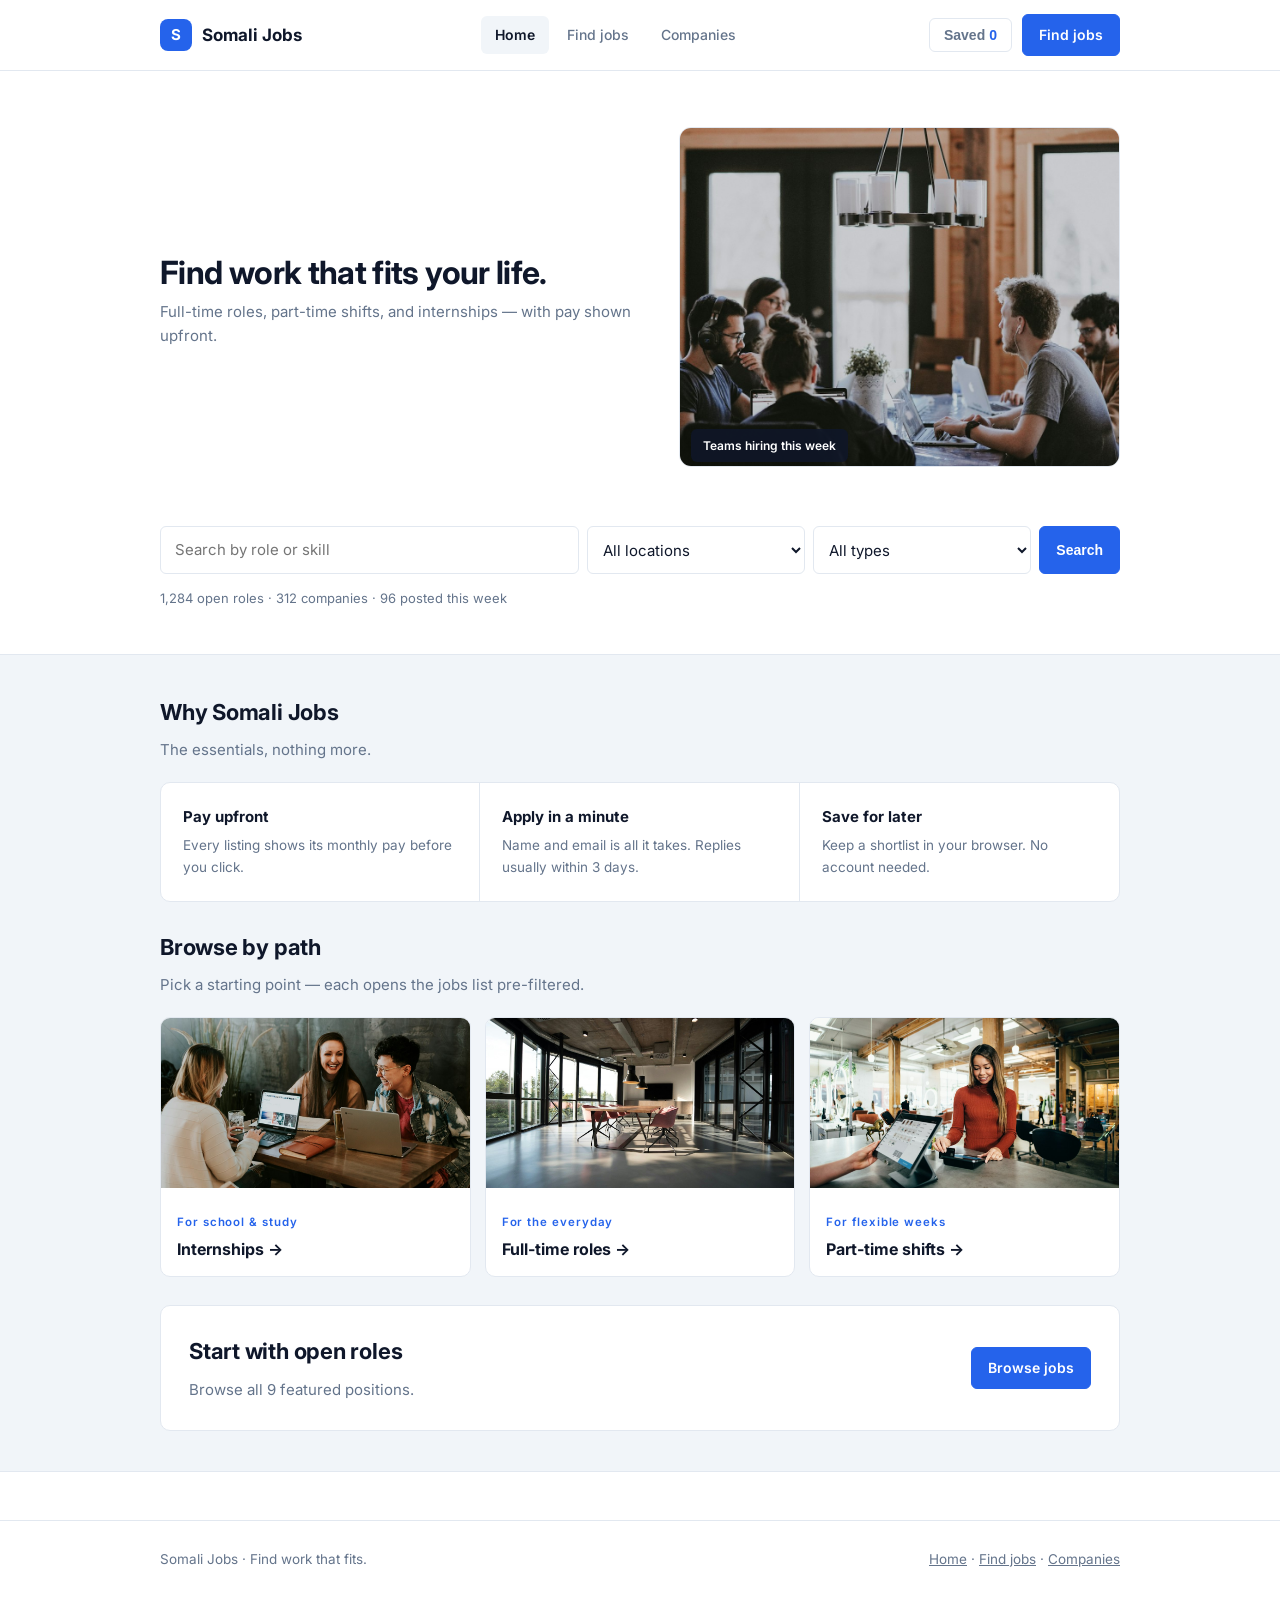
<file: index.html>
<!DOCTYPE html>
<html lang="en">
<head><meta charset="UTF-8"/><meta name="viewport" content="width=device-width, initial-scale=1.0"/>
<title>Somali Jobs — Find work that fits</title>
<link rel="preconnect" href="https://fonts.googleapis.com"><link href="https://fonts.googleapis.com/css2?family=Inter:wght@400;500;600;700&display=swap" rel="stylesheet">
<link rel="stylesheet" href="styles.css"/></head>
<body>
<header class="site"><div class="wrap navrow">
<a class="brand" href="index.html"><span class="brand-mark">S</span>Somali Jobs</a>
<nav class="links"><a class="on" href="index.html">Home</a><a href="jobs.html">Find jobs</a><a href="companies.html">Companies</a></nav>
<div class="navbtns"><button class="savedbtn" id="openSaved">Saved<b id="savedCount">0</b></button><a class="btn primary" href="jobs.html">Find jobs</a><button class="savedbtn burger" id="burger">Menu</button></div>
</div><div class="wrap" id="mobileNav" style="display:none;padding-bottom:12px"><nav class="links" style="display:flex;flex-wrap:wrap"><a class="on" href="index.html">Home</a><a href="jobs.html">Find jobs</a><a href="companies.html">Companies</a></nav></div></header>

<main class="wrap">
<div class="hero hero-split">
<div>
<h1>Find work that fits your life.</h1>
<p class="sub">Full-time roles, part-time shifts, and internships — with pay shown upfront.</p></div>
<figure class="hero-photo">
<img src="https://images.unsplash.com/photo-1521737604893-d14cc237f11d?auto=format&fit=crop&w=1200&q=80" onerror="this.onerror=null;this.src='images/hero-team.jpg'" alt="Young team collaborating in a bright office" loading="eager"/>
<figcaption>Teams hiring this week</figcaption>
</figure>
</div>
<div class="hero" style="padding-top:0">
<form id="searchForm" data-goto="jobs">
<input id="q" type="search" placeholder="Search by role or skill" autocomplete="off" aria-label="Keyword"/>
<select id="loc" aria-label="Location"><option value="">All locations</option><option>Remote</option><option>Mogadishu</option><option>Hargeisa</option><option>Nairobi</option><option>Hybrid</option></select>
<select id="typ" aria-label="Type"><option value="">All types</option><option>Full-time</option><option>Part-time</option><option>Internship</option><option>Contract</option></select>
<button class="btn primary" type="submit">Search</button>
</form>
<p class="meta-line">1,284 open roles · 312 companies · 96 posted this week</p>
</div>
</main>

<div class="band"><main class="wrap"><section class="block">
<div class="sec-head"><h2>Why Somali Jobs</h2><p class="sub">The essentials, nothing more.</p></div>
<div class="feature-list">
<div><h3>Pay upfront</h3><p>Every listing shows its monthly pay before you click.</p></div>
<div><h3>Apply in a minute</h3><p>Name and email is all it takes. Replies usually within 3 days.</p></div>
<div><h3>Save for later</h3><p>Keep a shortlist in your browser. No account needed.</p></div>
</div>
<div class="sec-head" style="margin-top:28px"><h2>Browse by path</h2><p class="sub">Pick a starting point — each opens the jobs list pre-filtered.</p></div>
<div class="catgrid">
<button class="cat" data-cat="Internship"><img src="https://images.unsplash.com/photo-1522202176988-66273c2fd55f?auto=format&fit=crop&w=900&q=80" onerror="this.onerror=null;this.src='images/cat-study.jpg'" alt="Students studying together" loading="lazy"/><div><small>For school &amp; study</small><h3>Internships →</h3></div></button>
<button class="cat" data-cat="Full-time"><img src="https://images.unsplash.com/photo-1497366811353-6870744d04b2?auto=format&fit=crop&w=900&q=80" onerror="this.onerror=null;this.src='images/cat-office.jpg'" alt="Bright modern office" loading="lazy"/><div><small>For the everyday</small><h3>Full-time roles →</h3></div></button>
<button class="cat" data-cat="Part-time"><img src="https://images.unsplash.com/photo-1556740738-b6a63e27c4df?auto=format&fit=crop&w=900&q=80" onerror="this.onerror=null;this.src='images/cat-flex.jpg'" alt="Friendly service work" loading="lazy"/><div><small>For flexible weeks</small><h3>Part-time shifts →</h3></div></button>
</div>
<div class="cta"><div><h2>Start with open roles</h2><p class="sub">Browse all 9 featured positions.</p></div><a class="btn primary" href="jobs.html">Browse jobs</a></div>
</section></main></div>

<footer><div class="wrap foot"><span>Somali Jobs · Find work that fits.</span><span><a href="index.html">Home</a> · <a href="jobs.html">Find jobs</a> · <a href="companies.html">Companies</a></span></div></footer>
<div class="scrim" id="scrim"></div>
<aside class="drawer" id="drawer"><div style="display:flex;justify-content:space-between;align-items:center"><h2 style="font-size:17px">Saved (<span id="savedCount2">0</span>)</h2><button class="saveb" id="closeSaved">Close</button></div><div id="savedList" style="display:grid;gap:10px;margin-top:14px"></div></aside>
<div class="modal" id="modal" role="dialog" aria-modal="true" aria-label="Apply"><div class="modalcard"><h2 style="font-size:19px" id="modalTitle">Apply</h2><p class="sub">The hiring team replies by email.</p><form id="applyForm"><input required id="aname" placeholder="Full name"/><input required id="amail" type="email" placeholder="Email address"/><div style="display:flex;gap:8px;margin-top:10px"><button class="apply" type="submit">Send application</button><button class="saveb" type="button" id="closeModal">Cancel</button></div></form></div></div>
<div class="toast" id="toast"></div>
<script src="app.js"></script>
</body></html>
</file>
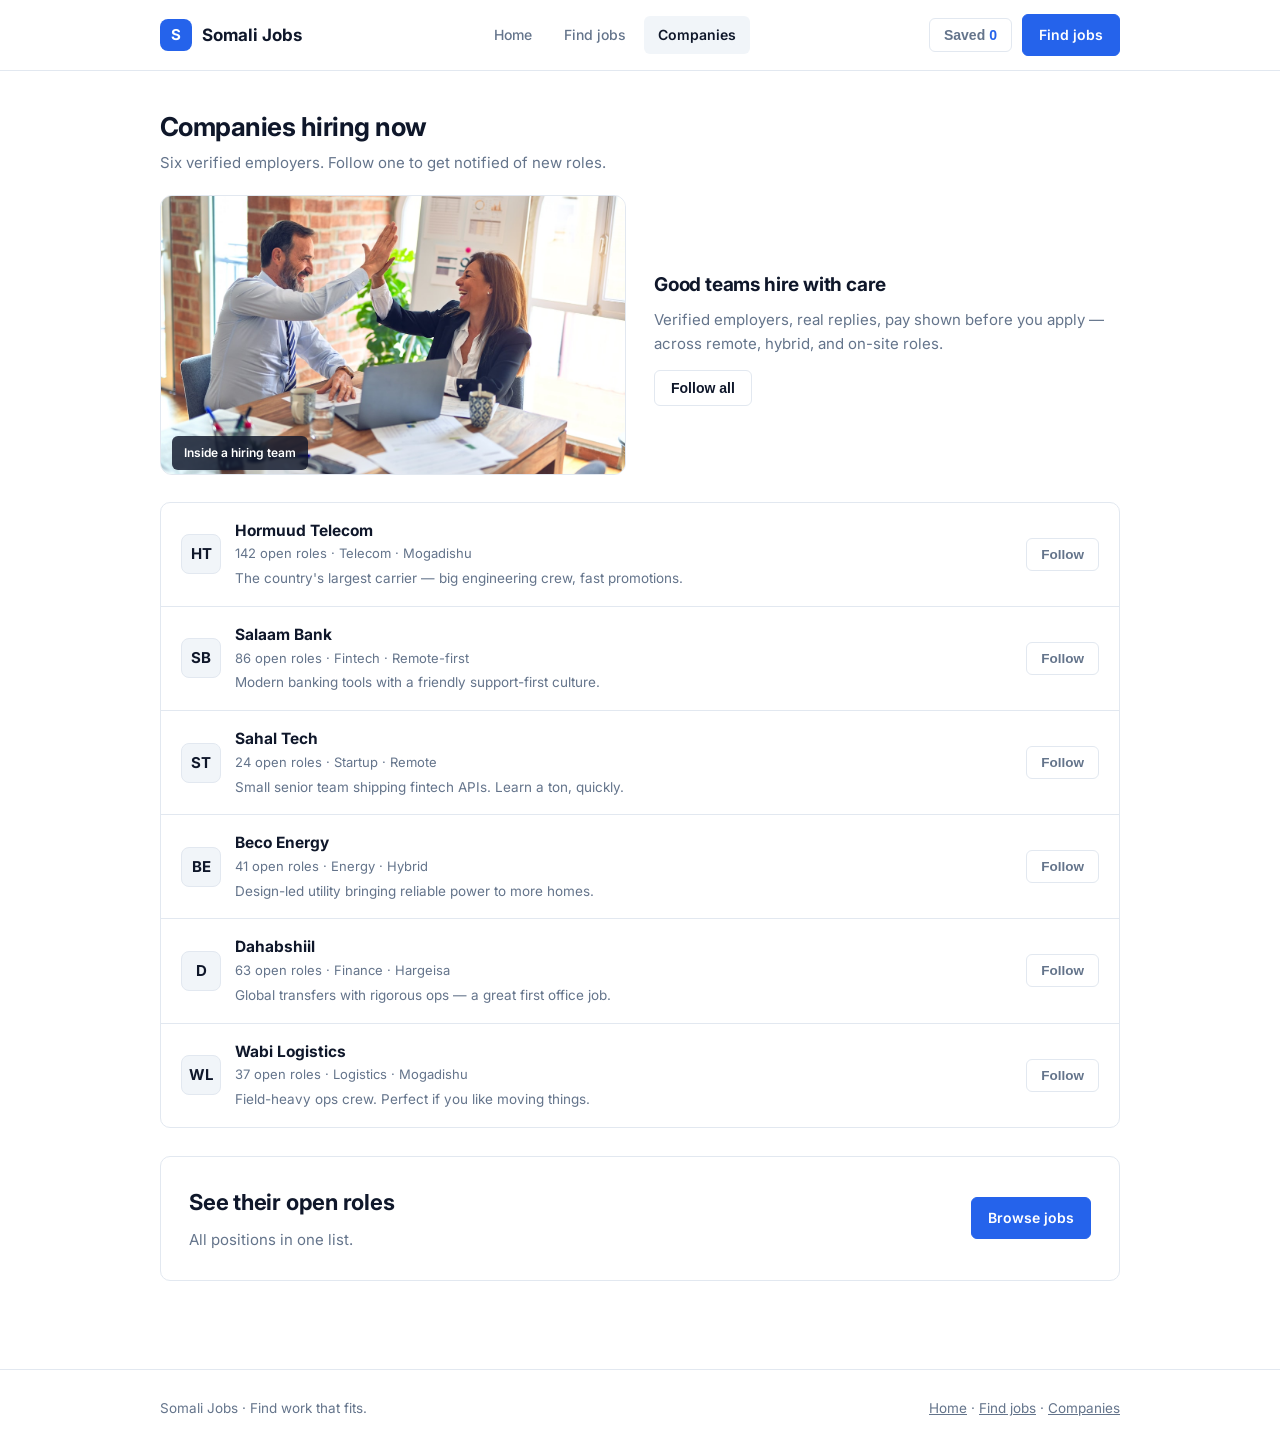
<file: companies.html>
<!DOCTYPE html>
<html lang="en">
<head><meta charset="UTF-8"/><meta name="viewport" content="width=device-width, initial-scale=1.0"/>
<title>Companies — Somali Jobs</title>
<link href="https://fonts.googleapis.com/css2?family=Inter:wght@400;500;600;700&display=swap" rel="stylesheet">
<link rel="stylesheet" href="styles.css"/></head>
<body>
<header class="site"><div class="wrap navrow">
<a class="brand" href="index.html"><span class="brand-mark">S</span>Somali Jobs</a>
<nav class="links"><a href="index.html">Home</a><a href="jobs.html">Find jobs</a><a class="on" href="companies.html">Companies</a></nav>
<div class="navbtns"><button class="savedbtn" id="openSaved">Saved<b id="savedCount">0</b></button><a class="btn primary" href="jobs.html">Find jobs</a><button class="savedbtn burger" id="burger">Menu</button></div>
</div><div class="wrap" id="mobileNav" style="display:none;padding-bottom:12px"><nav class="links" style="display:flex;flex-wrap:wrap"><a href="index.html">Home</a><a href="jobs.html">Find jobs</a><a class="on" href="companies.html">Companies</a></nav></div></header>

<main class="wrap"><section class="block">
<div class="sec-head"><h1 style="font-size:26px">Companies hiring now</h1><p class="sub">Six verified employers. Follow one to get notified of new roles.</p></div>
<div class="split" style="margin-bottom:20px">
<figure class="hero-photo" style="margin:0"><img src="https://images.unsplash.com/photo-1600880292203-757bb62b4baf?auto=format&fit=crop&w=1200&q=80" onerror="this.onerror=null;this.src='images/companies-team.jpg'" alt="Team meeting in a modern office" loading="lazy" style="height:280px"/><figcaption>Inside a hiring team</figcaption></figure>
<div><h2 style="font-size:19px">Good teams hire with care</h2><p class="sub">Verified employers, real replies, pay shown before you apply — across remote, hybrid, and on-site roles.</p><div style="margin-top:14px"><button class="btn" id="followAll">Follow all</button></div></div>
</div>
<div class="complist" id="compGrid"></div>
<div class="cta"><div><h2>See their open roles</h2><p class="sub">All positions in one list.</p></div><a class="btn primary" href="jobs.html">Browse jobs</a></div>
</section></main>

<footer><div class="wrap foot"><span>Somali Jobs · Find work that fits.</span><span><a href="index.html">Home</a> · <a href="jobs.html">Find jobs</a> · <a href="companies.html">Companies</a></span></div></footer>
<div class="scrim" id="scrim"></div>
<aside class="drawer" id="drawer"><div style="display:flex;justify-content:space-between;align-items:center"><h2 style="font-size:17px">Saved (<span id="savedCount2">0</span>)</h2><button class="saveb" id="closeSaved">Close</button></div><div id="savedList" style="display:grid;gap:10px;margin-top:14px"></div></aside>
<div class="modal" id="modal" role="dialog" aria-modal="true" aria-label="Apply"><div class="modalcard"><h2 style="font-size:19px" id="modalTitle">Apply</h2><form id="applyForm"><input required id="aname" placeholder="Full name"/><input required id="amail" type="email" placeholder="Email address"/><div style="display:flex;gap:8px;margin-top:10px"><button class="apply" type="submit">Send application</button><button class="saveb" type="button" id="closeModal">Cancel</button></div></form></div></div>
<div class="toast" id="toast"></div>
<script src="app.js"></script>
</body></html>
</file>
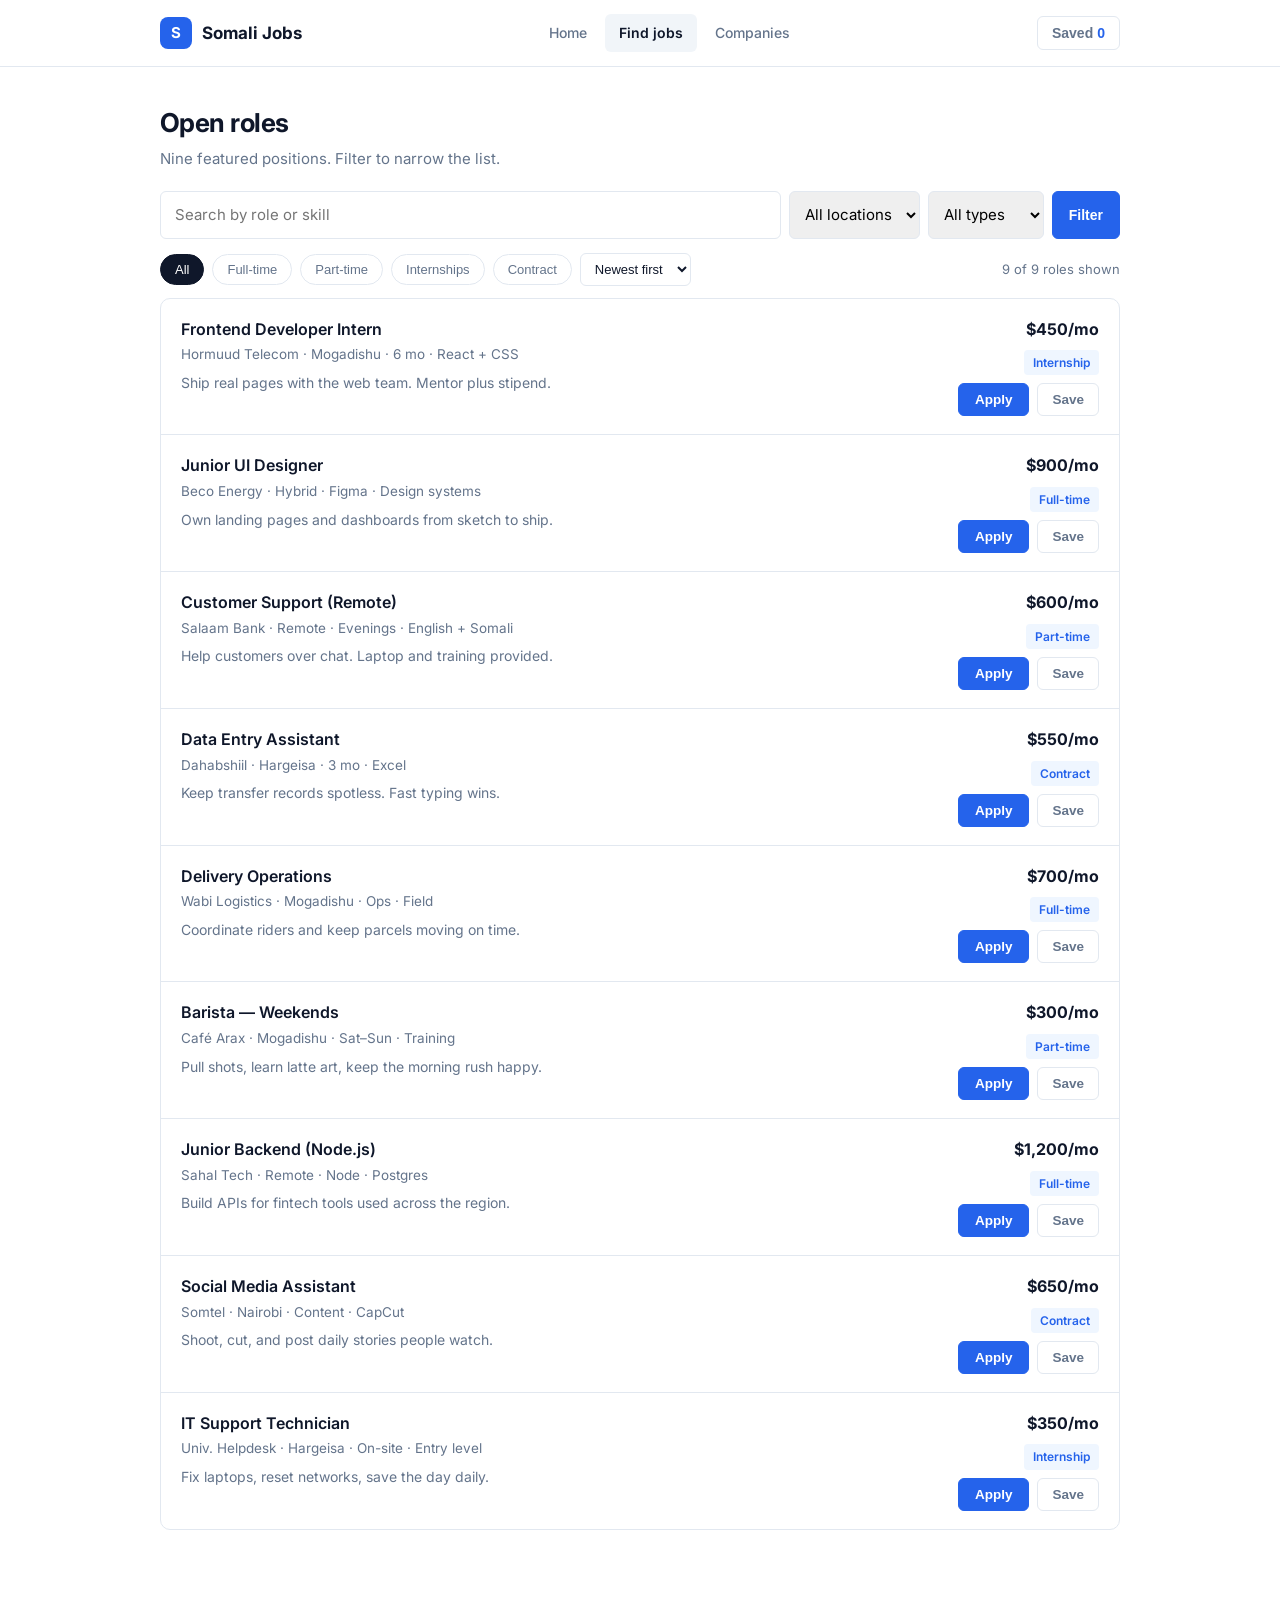
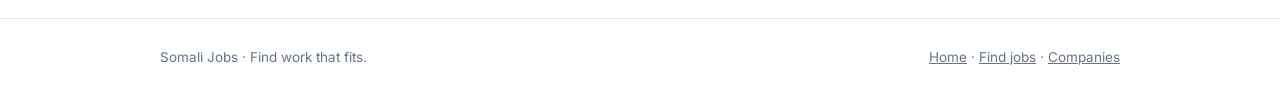
<file: jobs.html>
<!DOCTYPE html>
<html lang="en">
<head><meta charset="UTF-8"/><meta name="viewport" content="width=device-width, initial-scale=1.0"/>
<title>Find jobs — Somali Jobs</title>
<link href="https://fonts.googleapis.com/css2?family=Inter:wght@400;500;600;700&display=swap" rel="stylesheet">
<link rel="stylesheet" href="styles.css"/></head>
<body>
<header class="site"><div class="wrap navrow">
<a class="brand" href="index.html"><span class="brand-mark">S</span>Somali Jobs</a>
<nav class="links"><a href="index.html">Home</a><a class="on" href="jobs.html">Find jobs</a><a href="companies.html">Companies</a></nav>
<div class="navbtns"><button class="savedbtn" id="openSaved">Saved<b id="savedCount">0</b></button><button class="savedbtn burger" id="burger">Menu</button></div>
</div><div class="wrap" id="mobileNav" style="display:none;padding-bottom:12px"><nav class="links" style="display:flex;flex-wrap:wrap"><a href="index.html">Home</a><a class="on" href="jobs.html">Find jobs</a><a href="companies.html">Companies</a></nav></div></header>

<main class="wrap"><section class="block">
<div class="sec-head"><h1 style="font-size:26px">Open roles</h1><p class="sub">Nine featured positions. Filter to narrow the list.</p></div>
<form id="searchForm" style="display:flex;gap:8px;flex-wrap:wrap;margin-bottom:14px">
<input id="q" type="search" placeholder="Search by role or skill" autocomplete="off" aria-label="Keyword" style="flex:2;min-width:200px;border:1px solid var(--line);border-radius:6px;padding:11px 14px;font:inherit"/>
<select id="loc" aria-label="Location" style="border:1px solid var(--line);border-radius:6px;padding:11px;font:inherit"><option value="">All locations</option><option>Remote</option><option>Mogadishu</option><option>Hargeisa</option><option>Nairobi</option><option>Hybrid</option></select>
<select id="typ" aria-label="Type" style="border:1px solid var(--line);border-radius:6px;padding:11px;font:inherit"><option value="">All types</option><option>Full-time</option><option>Part-time</option><option>Internship</option><option>Contract</option></select>
<button class="btn primary" type="submit">Filter</button>
</form>
<div class="toolbar" role="group" aria-label="Filter by type">
<button class="chip on" data-f="All">All</button><button class="chip" data-f="Full-time">Full-time</button><button class="chip" data-f="Part-time">Part-time</button><button class="chip" data-f="Internship">Internships</button><button class="chip" data-f="Contract">Contract</button>
<select class="sortsel" id="sort" aria-label="Sort"><option value="new">Newest first</option><option value="pay">Highest pay</option></select>
<span class="resultline" id="resultLine"></span>
</div>
<div class="joblist" id="jobGrid"></div>
</section></main>

<footer><div class="wrap foot"><span>Somali Jobs · Find work that fits.</span><span><a href="index.html">Home</a> · <a href="jobs.html">Find jobs</a> · <a href="companies.html">Companies</a></span></div></footer>
<div class="scrim" id="scrim"></div>
<aside class="drawer" id="drawer"><div style="display:flex;justify-content:space-between;align-items:center"><h2 style="font-size:17px">Saved (<span id="savedCount2">0</span>)</h2><button class="saveb" id="closeSaved">Close</button></div><div id="savedList" style="display:grid;gap:10px;margin-top:14px"></div></aside>
<div class="modal" id="modal" role="dialog" aria-modal="true" aria-label="Apply"><div class="modalcard"><h2 style="font-size:19px" id="modalTitle">Apply</h2><form id="applyForm"><input required id="aname" placeholder="Full name"/><input required id="amail" type="email" placeholder="Email address"/><div style="display:flex;gap:8px;margin-top:10px"><button class="apply" type="submit">Send application</button><button class="saveb" type="button" id="closeModal">Cancel</button></div></form></div></div>
<div class="toast" id="toast"></div>
<script src="app.js"></script>
</body></html>
</file>
<file: styles.css>
/* Somali Jobs — soft professional, quiet. One font, one accent, flat surfaces. */
:root{
  --bg:#FFFFFF; --wash:#F1F5F9; --ink:#0F172A; --muted:#64748B;
  --line:#E2E8F0; --blue:#2563EB; --blue-dark:#1D4ED8; --radius:8px;
}
*{box-sizing:border-box}
html{scroll-behavior:smooth}
body{margin:0;background:var(--bg);color:var(--ink);font-family:Inter,-apple-system,"Segoe UI",Arial,sans-serif;font-size:15px;line-height:1.6;-webkit-font-smoothing:antialiased}
a{color:inherit}
:focus-visible{outline:2px solid var(--blue);outline-offset:2px;border-radius:4px}
.wrap{width:min(960px,calc(100% - 48px));margin:0 auto}
h1{font-size:32px;font-weight:700;letter-spacing:-.02em;line-height:1.2;margin:0}
h2{font-size:22px;font-weight:700;letter-spacing:-.01em;margin:0}
.sub{color:var(--muted);margin:8px 0 0;font-size:15px}
/* header */
header.site{border-bottom:1px solid var(--line);background:#fff;position:sticky;top:0;z-index:30}
.navrow{display:flex;align-items:center;justify-content:space-between;gap:16px;padding:14px 0}
.brand{display:flex;align-items:center;gap:10px;text-decoration:none;font-weight:700;font-size:17px}
.brand-mark{width:32px;height:32px;border-radius:8px;background:var(--blue);color:#fff;display:grid;place-items:center;font-size:15px;font-weight:700}
nav.links{display:flex;gap:4px}
nav.links a{text-decoration:none;font-size:14px;font-weight:500;color:var(--muted);padding:8px 14px;border-radius:6px}
nav.links a:hover{color:var(--ink);background:var(--wash)}
nav.links a.on{color:var(--ink);background:var(--wash);font-weight:600}
.navbtns{display:flex;gap:10px;align-items:center}
.btn{border:1px solid var(--line);border-radius:6px;padding:9px 16px;font-weight:600;font-size:14px;cursor:pointer;text-decoration:none;background:#fff;color:var(--ink)}
.btn:hover{border-color:#CBD5E1;background:var(--wash)}
.btn.primary{background:var(--blue);border-color:var(--blue);color:#fff}
.btn.primary:hover{background:var(--blue-dark)}
.savedbtn{border:1px solid var(--line);background:#fff;border-radius:6px;padding:8px 14px;font-weight:600;font-size:14px;cursor:pointer;color:var(--muted)}
.savedbtn:hover{color:var(--ink)}
.savedbtn b{color:var(--blue);margin-left:4px}
.burger{display:none}
/* hero */
.hero{padding:56px 0 32px}
.hero form{display:flex;gap:8px;margin-top:20px;flex-wrap:wrap}
.hero input[type=search]{flex:2;min-width:200px;border:1px solid var(--line);border-radius:6px;padding:11px 14px;font:inherit}
.hero select{flex:1;min-width:140px;border:1px solid var(--line);border-radius:6px;padding:11px;font:inherit;color:var(--ink);background:#fff}
.hero input:focus,.hero select:focus{border-color:var(--blue);outline:none}
.meta-line{margin-top:14px;font-size:13px;color:var(--muted)}
/* sections */
section.block{padding:40px 0}
.band{background:var(--wash);border-top:1px solid var(--line);border-bottom:1px solid var(--line)}
.sec-head{margin-bottom:20px}
/* toolbar */
.toolbar{display:flex;gap:8px;align-items:center;flex-wrap:wrap;margin-bottom:12px}
.chip{border:1px solid var(--line);background:#fff;border-radius:999px;padding:7px 14px;font-size:13px;font-weight:500;cursor:pointer;color:var(--muted)}
.chip:hover{color:var(--ink);border-color:#CBD5E1}
.chip.on{background:var(--ink);border-color:var(--ink);color:#fff}
.resultline{margin-left:auto;font-size:13px;color:var(--muted)}
.sortsel{border:1px solid var(--line);border-radius:6px;padding:7px 10px;font-size:13px;background:#fff;color:var(--ink)}
/* job rows — single column, no card grid */
.joblist{display:flex;flex-direction:column;border:1px solid var(--line);border-radius:10px;overflow:hidden;background:#fff}
.jobrow{display:grid;grid-template-columns:1fr auto;gap:6px 16px;padding:18px 20px;border-bottom:1px solid var(--line)}
.jobrow:last-child{border-bottom:0}
.jobrow:hover{background:#F8FAFC}
.jobrow h3{margin:0;font-size:16px;font-weight:600}
.jobrow .co{font-size:13.5px;color:var(--muted);margin-top:2px}
.jobrow .desc{font-size:14px;color:var(--muted);margin:6px 0 0;max-width:60ch}
.jobrow .side{text-align:right;display:flex;flex-direction:column;gap:8px;align-items:flex-end;justify-content:center}
.pay{font-size:16px;font-weight:700}
.type{font-size:12px;font-weight:600;color:var(--blue);background:#EFF6FF;border-radius:4px;padding:3px 9px}
.rowactions{display:flex;gap:8px}
.apply{background:var(--blue);border:1px solid var(--blue);color:#fff;border-radius:6px;padding:8px 16px;font-weight:600;font-size:13.5px;cursor:pointer}
.apply:hover{background:var(--blue-dark)}
.saveb{background:#fff;border:1px solid var(--line);border-radius:6px;padding:8px 14px;font-weight:600;font-size:13.5px;cursor:pointer;color:var(--muted)}
.saveb:hover{color:var(--ink);border-color:#CBD5E1}
.saveb.kept{color:var(--blue);border-color:var(--blue)}
.empty{padding:32px;text-align:center;color:var(--muted);font-size:14px}
/* simple feature list, no sticker cards */
.feature-list{display:grid;grid-template-columns:repeat(3,1fr);gap:0;border:1px solid var(--line);border-radius:10px;overflow:hidden;background:#fff}
.feature-list div{padding:22px;border-right:1px solid var(--line)}
.feature-list div:last-child{border-right:0}
.feature-list h3{margin:0 0 6px;font-size:15px}
.feature-list p{margin:0;font-size:13.5px;color:var(--muted)}
/* companies */
.complist{display:flex;flex-direction:column;border:1px solid var(--line);border-radius:10px;overflow:hidden;background:#fff}
.comprow{display:flex;gap:14px;align-items:center;padding:16px 20px;border-bottom:1px solid var(--line)}
.comprow:last-child{border-bottom:0}
.comprow:hover{background:#F8FAFC}
.cinit{width:40px;height:40px;border-radius:8px;background:var(--wash);color:var(--ink);display:grid;place-items:center;font-weight:700;flex:0 0 auto;border:1px solid var(--line)}
.comprow h3{margin:0;font-size:15.5px}
.comprow .m{font-size:13px;color:var(--muted)}
.comprow p{margin:4px 0 0;font-size:13.5px;color:var(--muted)}
.comprow .grow{flex:1;min-width:0}
/* cta + footer */
.cta{border:1px solid var(--line);border-radius:10px;padding:28px;display:flex;justify-content:space-between;align-items:center;gap:16px;flex-wrap:wrap;background:#fff;margin-top:28px}
footer{border-top:1px solid var(--line);margin-top:48px;padding:28px 0;color:var(--muted);font-size:13.5px}
.foot{display:flex;justify-content:space-between;gap:16px;flex-wrap:wrap}
/* drawer modal toast */
.scrim{position:fixed;inset:0;background:rgba(15,23,42,.4);opacity:0;pointer-events:none;transition:opacity .2s;z-index:70}
.scrim.show{opacity:1;pointer-events:auto}
.drawer{position:fixed;top:0;right:0;height:100dvh;width:min(380px,92vw);background:#fff;border-left:1px solid var(--line);transform:translateX(105%);transition:transform .25s;z-index:80;padding:22px;overflow:auto}
.drawer.open{transform:none}
.modal{position:fixed;inset:0;display:grid;place-items:center;z-index:90;padding:20px;visibility:hidden}
.modal.show{visibility:visible}
.modalcard{background:#fff;border:1px solid var(--line);border-radius:10px;max-width:420px;width:100%;padding:24px}
.modalcard input{width:100%;border:1px solid var(--line);border-radius:6px;padding:11px;margin:6px 0;font:inherit}
.toast{position:fixed;left:50%;bottom:22px;transform:translate(-50%,20px);background:var(--ink);color:#fff;border-radius:6px;padding:11px 18px;font-size:13.5px;font-weight:600;opacity:0;transition:.25s;z-index:99}
.toast.show{opacity:1;transform:translate(-50%,0)}
/* photography — quiet, single images with local offline fallback */
.hero-split{display:grid;grid-template-columns:1.05fr .95fr;gap:32px;align-items:center}
.hero-photo{position:relative;margin:0}
.hero-photo img{width:100%;height:340px;object-fit:cover;border:1px solid var(--line);border-radius:12px;background:var(--wash)}
.hero-photo figcaption{position:absolute;left:12px;bottom:12px;background:rgba(15,23,42,.82);color:#fff;font-size:12px;font-weight:600;border-radius:6px;padding:7px 12px}
.catgrid{display:grid;grid-template-columns:repeat(3,1fr);gap:14px}
.cat{border:1px solid var(--line);border-radius:10px;overflow:hidden;background:#fff;padding:0;text-align:left;font:inherit;color:var(--ink);cursor:pointer}
.cat img{width:100%;height:170px;object-fit:cover;background:var(--wash)}
.cat div{padding:14px 16px}
.cat small{font-size:11.5px;font-weight:600;letter-spacing:.08em;color:var(--blue)}
.cat h3{margin:4px 0 0;font-size:16px}
.cat:hover{border-color:#CBD5E1}
.cat:hover img{filter:brightness(.96)}
.split{display:grid;grid-template-columns:1fr 1fr;gap:28px;align-items:center}
.split img{width:100%;height:300px;object-fit:cover;border:1px solid var(--line);border-radius:12px;background:var(--wash)}
@media(max-width:760px){
  .hero-split,.split{grid-template-columns:1fr}
  .hero-photo img{height:240px}
  .catgrid{grid-template-columns:1fr}
  nav.links{display:none}.burger{display:inline-flex}
  .feature-list{grid-template-columns:1fr}.feature-list div{border-right:0;border-bottom:1px solid var(--line)}.feature-list div:last-child{border-bottom:0}
  .jobrow{grid-template-columns:1fr}.jobrow .side{text-align:left;align-items:flex-start}
  h1{font-size:26px}
}
</file>
